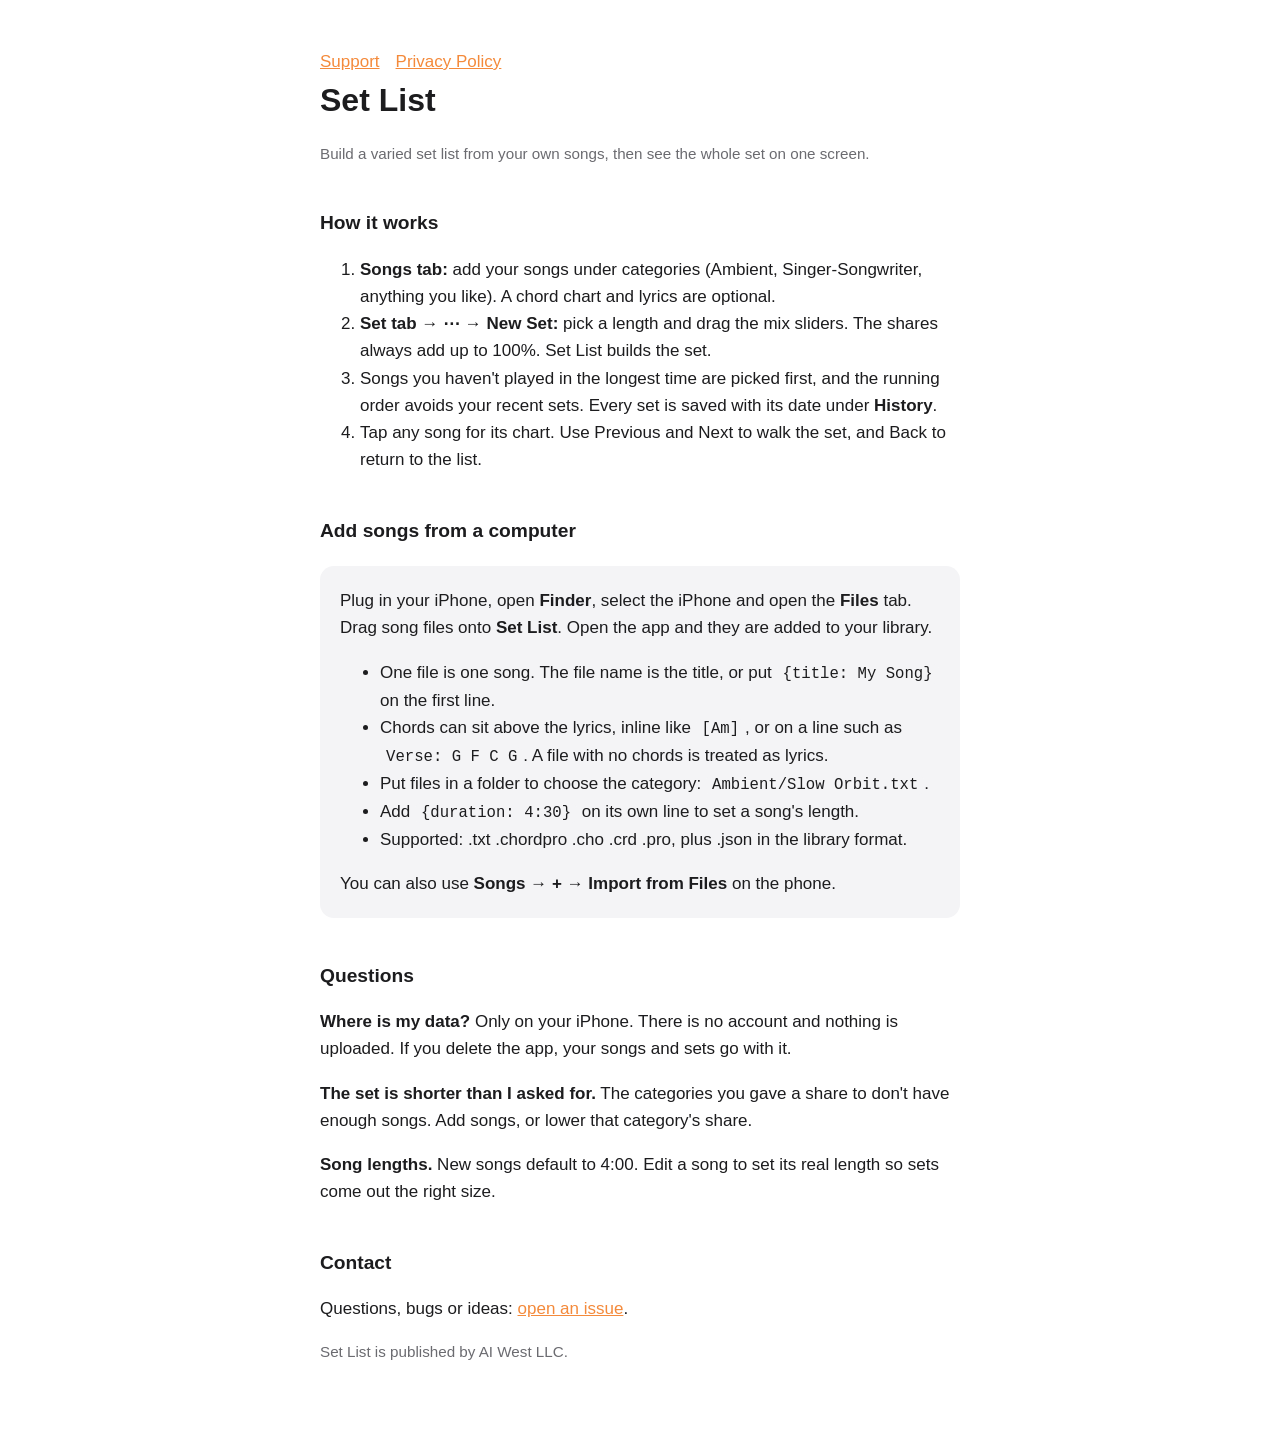
<file: index.html>
<!doctype html>
<html lang="en">
<head>
<meta charset="utf-8">
<meta name="viewport" content="width=device-width, initial-scale=1">
<title>Set List: Support</title>
<link rel="stylesheet" href="style.css">
</head>
<body>
<main>
<nav><a href="index.html">Support</a><a href="privacy.html">Privacy Policy</a></nav>
<h1>Set List</h1>
<p class="muted">Build a varied set list from your own songs, then see the whole set on one screen.</p>

<h2>How it works</h2>
<ol>
<li><strong>Songs tab:</strong> add your songs under categories (Ambient, Singer-Songwriter, anything you like). A chord chart and lyrics are optional.</li>
<li><strong>Set tab → ⋯ → New Set:</strong> pick a length and drag the mix sliders. The shares always add up to 100%. Set List builds the set.</li>
<li>Songs you haven't played in the longest time are picked first, and the running order avoids your recent sets. Every set is saved with its date under <strong>History</strong>.</li>
<li>Tap any song for its chart. Use Previous and Next to walk the set, and Back to return to the list.</li>
</ol>

<h2>Add songs from a computer</h2>
<div class="card">
<p>Plug in your iPhone, open <strong>Finder</strong>, select the iPhone and open the <strong>Files</strong> tab. Drag song files onto <strong>Set List</strong>. Open the app and they are added to your library.</p>
<ul>
<li>One file is one song. The file name is the title, or put <code>{title: My Song}</code> on the first line.</li>
<li>Chords can sit above the lyrics, inline like <code>[Am]</code>, or on a line such as <code>Verse: G F C G</code>. A file with no chords is treated as lyrics.</li>
<li>Put files in a folder to choose the category: <code>Ambient/Slow Orbit.txt</code>.</li>
<li>Add <code>{duration: 4:30}</code> on its own line to set a song's length.</li>
<li>Supported: .txt .chordpro .cho .crd .pro, plus .json in the library format.</li>
</ul>
<p>You can also use <strong>Songs → + → Import from Files</strong> on the phone.</p>
</div>

<h2>Questions</h2>
<p><strong>Where is my data?</strong> Only on your iPhone. There is no account and nothing is uploaded. If you delete the app, your songs and sets go with it.</p>
<p><strong>The set is shorter than I asked for.</strong> The categories you gave a share to don't have enough songs. Add songs, or lower that category's share.</p>
<p><strong>Song lengths.</strong> New songs default to 4:00. Edit a song to set its real length so sets come out the right size.</p>

<h2>Contact</h2>
<p>Questions, bugs or ideas: <a href="https://github.com/joshmartin1186/set-list-support/issues">open an issue</a>.</p>

<p class="muted">Set List is published by AI West LLC.</p>
</main>
</body>
</html>
</file>
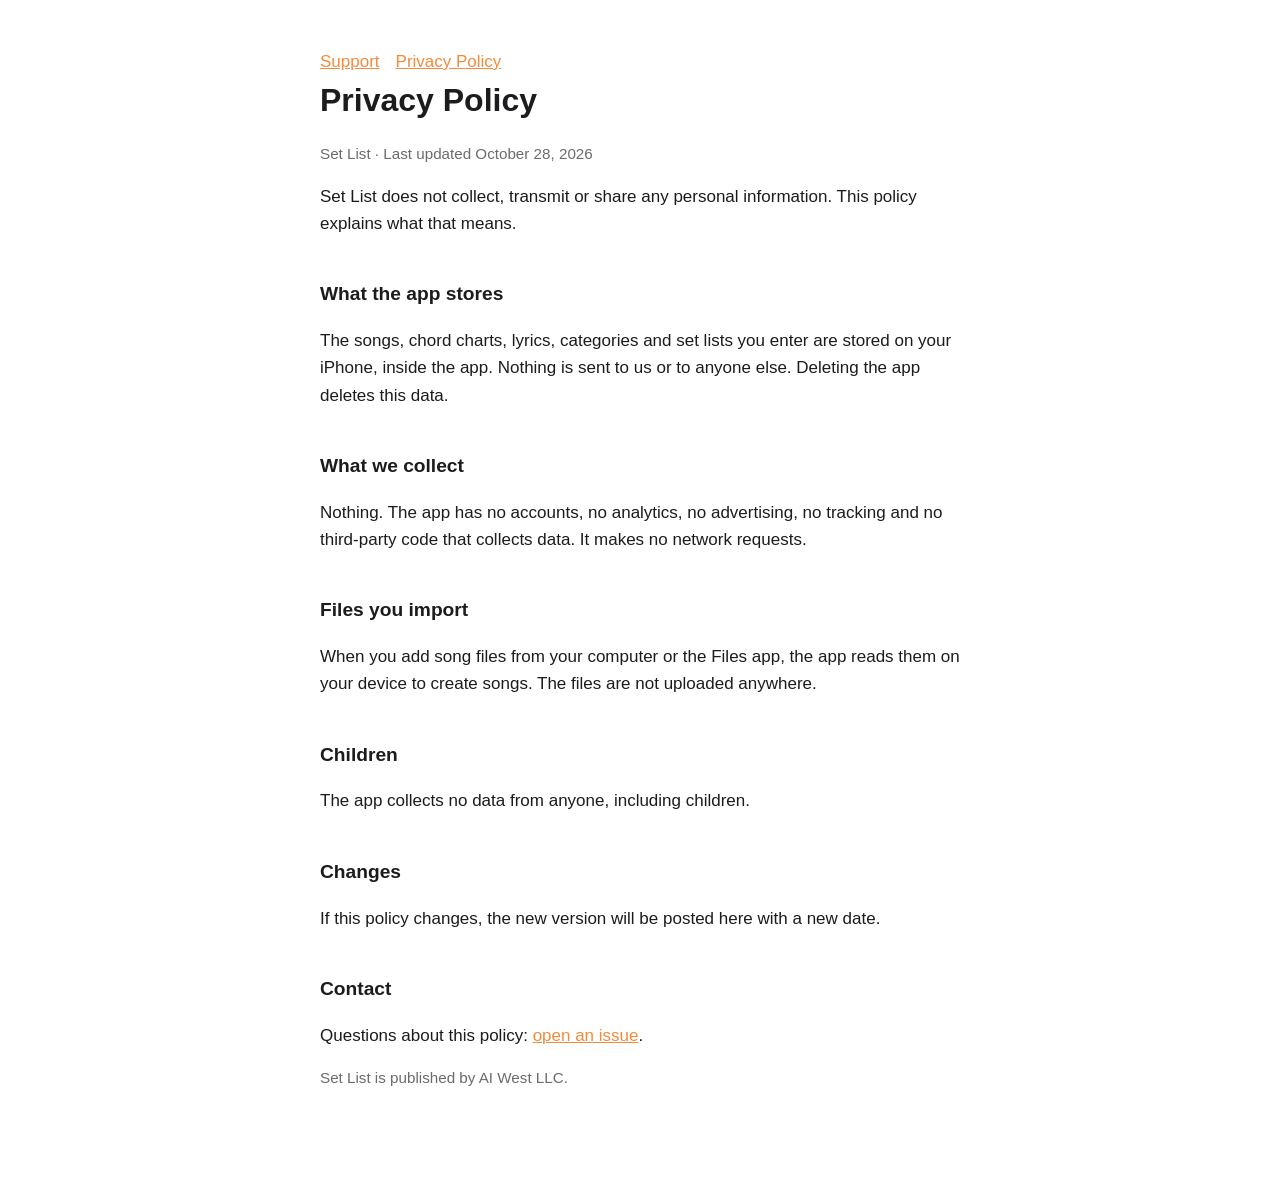
<file: privacy.html>
<!doctype html>
<html lang="en">
<head>
<meta charset="utf-8">
<meta name="viewport" content="width=device-width, initial-scale=1">
<title>Set List: Privacy Policy</title>
<link rel="stylesheet" href="style.css">
</head>
<body>
<main>
<nav><a href="index.html">Support</a><a href="privacy.html">Privacy Policy</a></nav>
<h1>Privacy Policy</h1>
<p class="muted">Set List · Last updated October 28, 2026</p>

<p>Set List does not collect, transmit or share any personal information. This policy explains what that means.</p>

<h2>What the app stores</h2>
<p>The songs, chord charts, lyrics, categories and set lists you enter are stored on your iPhone, inside the app. Nothing is sent to us or to anyone else. Deleting the app deletes this data.</p>

<h2>What we collect</h2>
<p>Nothing. The app has no accounts, no analytics, no advertising, no tracking and no third-party code that collects data. It makes no network requests.</p>

<h2>Files you import</h2>
<p>When you add song files from your computer or the Files app, the app reads them on your device to create songs. The files are not uploaded anywhere.</p>

<h2>Children</h2>
<p>The app collects no data from anyone, including children.</p>

<h2>Changes</h2>
<p>If this policy changes, the new version will be posted here with a new date.</p>

<h2>Contact</h2>
<p>Questions about this policy: <a href="https://github.com/joshmartin1186/set-list-support/issues">open an issue</a>.</p>

<p class="muted">Set List is published by AI West LLC.</p>
</main>
</body>
</html>
</file>
<file: style.css>
:root { color-scheme: light dark; --fg:#1c1c1e; --muted:#6b6b70; --bg:#ffffff; --accent:#f48a3b; --card:#f4f4f6; }
@media (prefers-color-scheme: dark) { :root { --fg:#f2f2f4; --muted:#a0a0a6; --bg:#111113; --card:#1c1c1f; } }
* { box-sizing: border-box; }
body { margin:0; background:var(--bg); color:var(--fg); font:17px/1.6 -apple-system, BlinkMacSystemFont, "Segoe UI", Helvetica, Arial, sans-serif; }
main { max-width: 680px; margin: 0 auto; padding: 48px 20px 80px; }
h1 { font-size: 2rem; margin: 0 0 4px; } h2 { font-size: 1.2rem; margin: 2.2em 0 .4em; }
p, li { color: var(--fg); } .muted { color: var(--muted); font-size: .95rem; }
a { color: var(--accent); } nav a { margin-right: 16px; }
.card { background: var(--card); border-radius: 14px; padding: 4px 20px; margin: 20px 0; }
code { background: var(--card); padding: 1px 6px; border-radius: 6px; font-size: .92em; }
</file>
